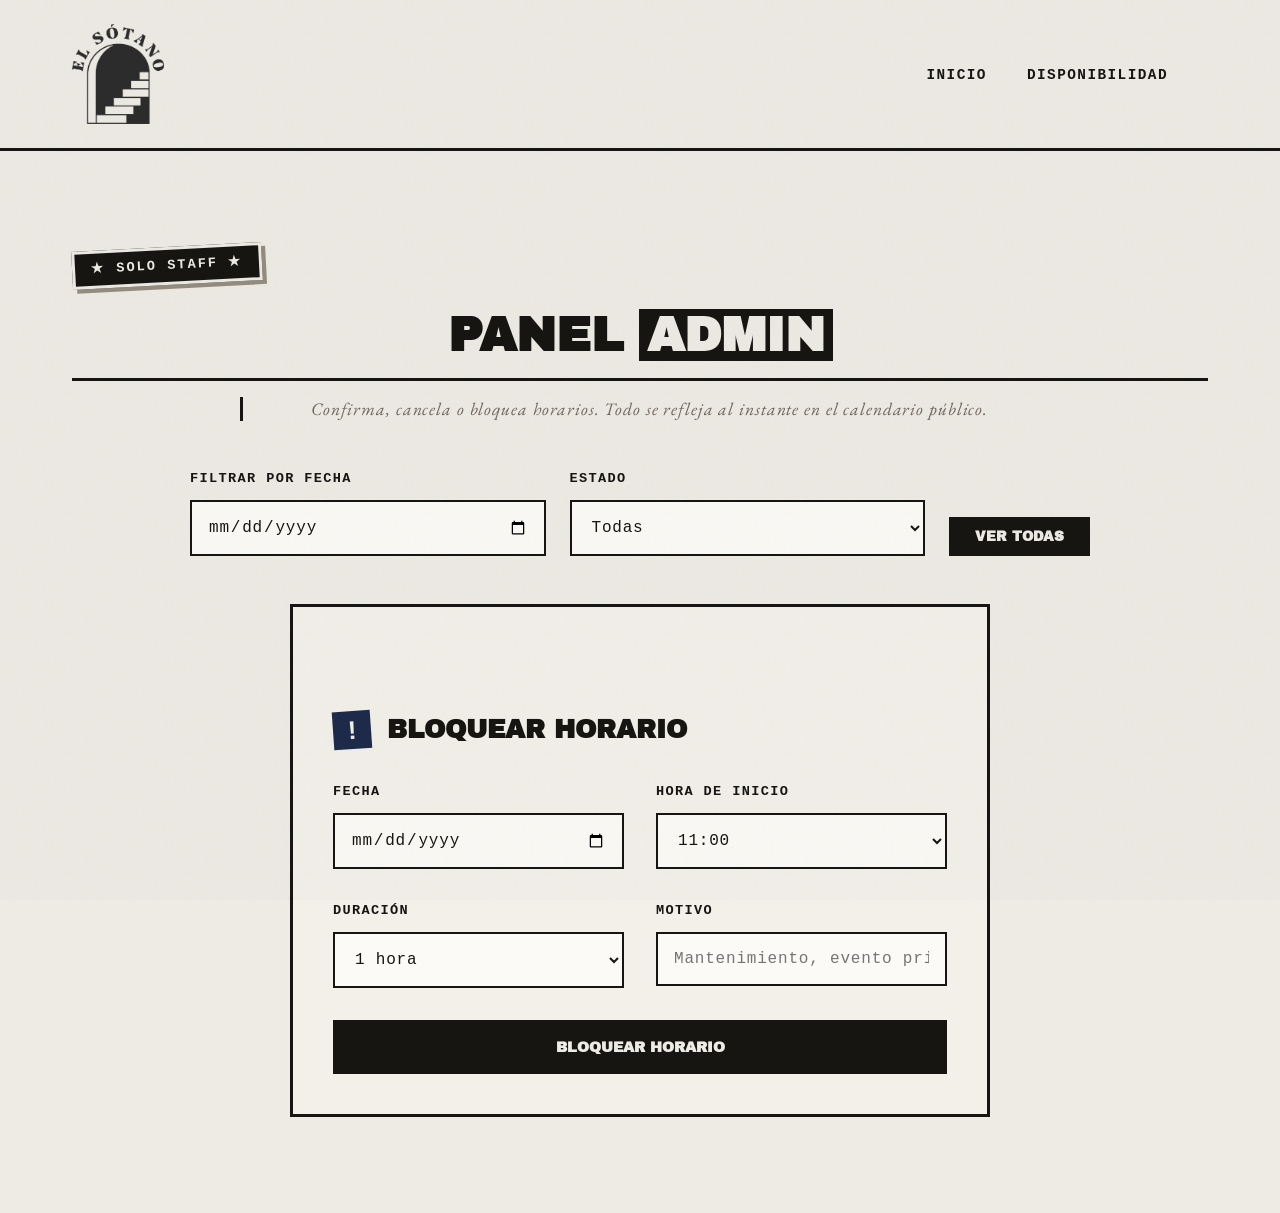
<file: elsotano/admin.html>
<!doctype html>
<html lang="es">
  <head>
    <meta charset="UTF-8" />
    <meta name="viewport" content="width=device-width, initial-scale=1.0" />
    <title>Panel Admin | El Sótano</title>
    <link rel="preconnect" href="https://fonts.googleapis.com" />
    <link rel="preconnect" href="https://fonts.gstatic.com" crossorigin />
    <link
      href="https://fonts.googleapis.com/css2?family=Archivo+Black&family=EB+Garamond:ital,wght@0,400;0,600;1,400;1,600&display=swap"
      rel="stylesheet"
    />
    <link rel="stylesheet" href="styles.css" />
  </head>
  <body>
    <header>
      <div class="container">
        <nav>
          <a href="index.html" class="logo-link">
            <img
              src="IMG/ElSotano3offblack.png"
              alt="El Sótano Logo"
              class="logo-img"
            />
          </a>
          <ul class="nav-links">
            <li><a href="index.html">Inicio</a></li>
            <li><a href="reservas.html">Disponibilidad</a></li>
            <li id="user-area"></li>
          </ul>
          <button class="mobile-menu-btn" aria-label="Abrir menú">☰</button>
        </nav>
      </div>
    </header>

    <section id="admin">
      <div class="container">
        <span class="sticker">★ SOLO STAFF ★</span>
        <h2>PANEL <span>ADMIN</span></h2>
        <p class="section-intro">
          Confirma, cancela o bloquea horarios. Todo se refleja al instante en
          el calendario público.
        </p>
        <p id="statLine" class="disp-estado"></p>

        <div class="admin-bar">
          <div class="form-group">
            <label for="filtroFecha">Filtrar por fecha</label>
            <input type="date" id="filtroFecha" />
          </div>
          <div class="form-group">
            <label for="filtroEstado">Estado</label>
            <select id="filtroEstado">
              <option value="">Todas</option>
              <option value="pendiente">Pendientes</option>
              <option value="confirmada">Confirmadas</option>
              <option value="cancelada">Canceladas</option>
              <option value="bloqueo">Bloqueos</option>
            </select>
          </div>
          <button id="btnLimpiarFiltros" class="btn btn-nav">VER TODAS</button>
        </div>

        <div id="adminMsg" class="disp-estado"></div>
        <div id="adminList" class="reservas-list"></div>

        <div class="confirm-card admin-block">
          <h3 class="step-title">
            <span class="step-num">!</span> BLOQUEAR HORARIO
          </h3>
          <div class="form-row">
            <div class="form-group">
              <label for="blqFecha">Fecha</label>
              <input type="date" id="blqFecha" />
            </div>
            <div class="form-group">
              <label for="blqHora">Hora de inicio</label>
              <select id="blqHora">
                <option value="11">11:00</option>
                <option value="12">12:00</option>
                <option value="13">13:00</option>
                <option value="14">14:00</option>
                <option value="15">15:00</option>
                <option value="16">16:00</option>
                <option value="17">17:00</option>
                <option value="18">18:00</option>
                <option value="19">19:00</option>
                <option value="20">20:00</option>
                <option value="21">21:00</option>
                <option value="22">22:00</option>
              </select>
            </div>
          </div>
          <div class="form-row">
            <div class="form-group">
              <label for="blqDur">Duración</label>
              <select id="blqDur">
                <option value="1" selected>1 hora</option>
                <option value="2">2 horas</option>
                <option value="3">3 horas</option>
                <option value="4">4 horas</option>
              </select>
            </div>
            <div class="form-group">
              <label for="blqMotivo">Motivo</label>
              <input
                type="text"
                id="blqMotivo"
                placeholder="Mantenimiento, evento privado..."
              />
            </div>
          </div>
          <button id="btnBloquear" class="btn btn-full">
            BLOQUEAR HORARIO
          </button>
        </div>
      </div>
    </section>

    <script src="auth.js?v=2"></script>
    <script src="admin.js?v=1"></script>
  </body>
</html>
</file>
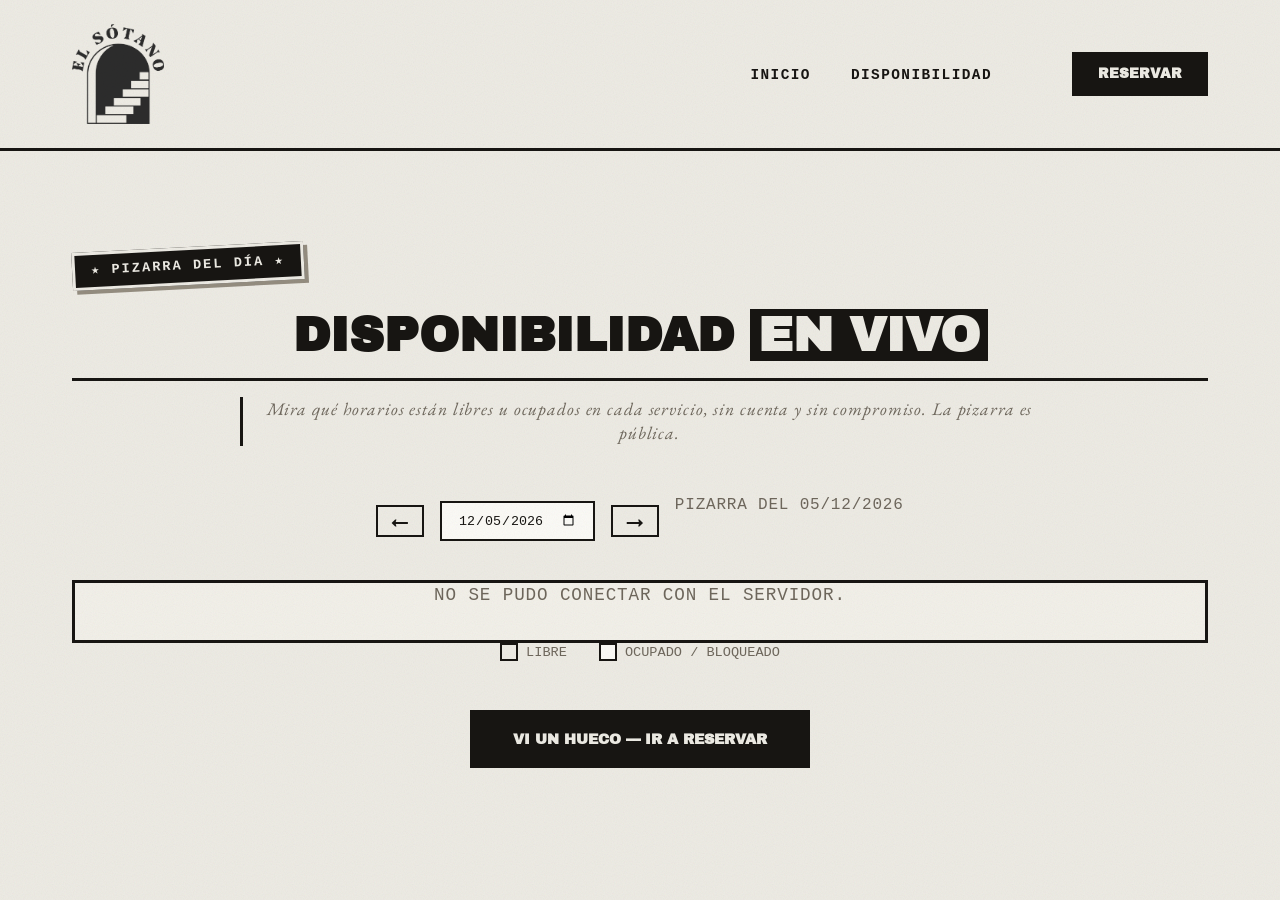
<file: elsotano/disponibilidad.html>
<!doctype html>
<html lang="es">
  <head>
    <meta charset="UTF-8" />
    <meta name="viewport" content="width=device-width, initial-scale=1.0" />
    <title>Disponibilidad | El Sótano</title>
    <link rel="preconnect" href="https://fonts.googleapis.com" />
    <link rel="preconnect" href="https://fonts.gstatic.com" crossorigin />
    <link
      href="https://fonts.googleapis.com/css2?family=Archivo+Black&family=EB+Garamond:ital,wght@0,400;0,600;1,400;1,600&display=swap"
      rel="stylesheet"
    />
    <link rel="stylesheet" href="styles.css" />
  </head>
  <body>
    <header>
      <div class="container">
        <nav>
          <a href="index.html" class="logo-link">
            <img
              src="IMG/ElSotano3offblack.png"
              alt="El Sótano Logo"
              class="logo-img"
            />
          </a>
          <ul class="nav-links">
            <li><a href="index.html">Inicio</a></li>
            <li><a href="disponibilidad.html">Disponibilidad</a></li>
            <li id="user-area"></li>
            <li><a href="reservas.html" class="btn btn-nav">Reservar</a></li>
          </ul>
          <button class="mobile-menu-btn" aria-label="Abrir menú">☰</button>
        </nav>
      </div>
    </header>

    <section id="disponibilidad">
      <div class="container">
        <span class="sticker">★ PIZARRA DEL DÍA ★</span>
        <h2>DISPONIBILIDAD <span>EN VIVO</span></h2>
        <p class="section-intro">
          Mira qué horarios están libres u ocupados en cada servicio, sin cuenta
          y sin compromiso. La pizarra es pública.
        </p>

        <div class="board-controls">
          <button id="dayPrev" class="cal-nav" aria-label="Día anterior">
            ←
          </button>
          <input type="date" id="dispFecha" />
          <button id="dayNext" class="cal-nav" aria-label="Día siguiente">
            →
          </button>
          <span id="dispFechaLarga" class="disp-estado"></span>
        </div>

        <div class="board-scroll">
          <div id="board" class="board"></div>
        </div>

        <div class="disp-leyenda">
          <span class="leyenda-item"
            ><span class="cuadro libre"></span> Libre</span
          >
          <span class="leyenda-item"
            ><span class="cuadro ocupado"></span> Ocupado / bloqueado</span
          >
        </div>

        <div class="cta-panel" style="margin-top: 3rem">
          <a href="reservas.html" class="btn">VI UN HUECO — IR A RESERVAR</a>
        </div>
      </div>
    </section>

    <script src="auth.js?v=2"></script>
    <script src="disponibilidad.js?v=1"></script>
  </body>
</html>
</file>
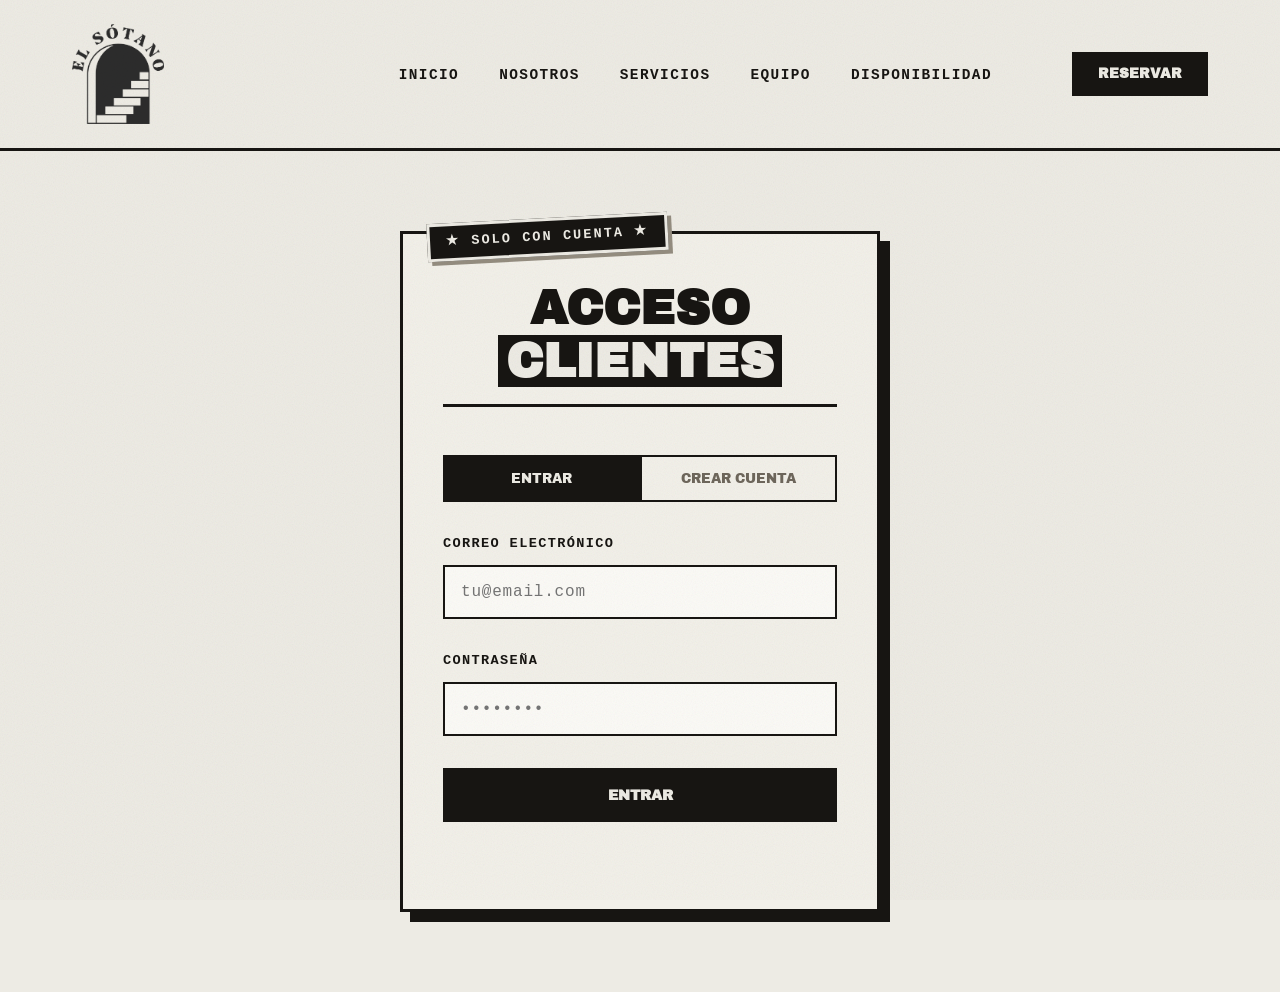
<file: elsotano/login.html>
<!doctype html>
<html lang="es">
  <head>
    <meta charset="UTF-8" />
    <meta name="viewport" content="width=device-width, initial-scale=1.0" />
    <title>Acceso | El Sótano</title>
    <link rel="preconnect" href="https://fonts.googleapis.com" />
    <link rel="preconnect" href="https://fonts.gstatic.com" crossorigin />
    <link
      href="https://fonts.googleapis.com/css2?family=Archivo+Black&family=EB+Garamond:ital,wght@0,400;0,600;1,400;1,600&display=swap"
      rel="stylesheet"
    />
    <link rel="stylesheet" href="styles.css" />
  </head>
  <body>
    <header>
      <div class="container">
        <nav>
          <a href="index.html" class="logo-link">
            <img
              src="IMG/ElSotano3offblack.png"
              alt="El Sótano Logo"
              class="logo-img"
            />
          </a>
          <ul class="nav-links">
            <li><a href="#inicio">Inicio</a></li>
            <li><a href="#nosotros">Nosotros</a></li>
            <li><a href="#servicios">Servicios</a></li>
            <li><a href="#equipo">Equipo</a></li>
            <li><a href="reservas.html">Disponibilidad</a></li>
            <li id="user-area"></li>
            <li>
              <a href="reservas.html" class="btn btn-nav">Reservar</a>
            </li>
          </ul>
        </nav>
      </div>
    </header>

    <main class="login-wrap">
      <div class="login-card">
        <span class="sticker">★ SOLO CON CUENTA ★</span>
        <h2>ACCESO <span>CLIENTES</span></h2>

        <div class="tabs">
          <button class="tab active" id="tabLogin">ENTRAR</button>
          <button class="tab" id="tabRegistro">CREAR CUENTA</button>
        </div>

        <!-- FORM ENTRAR -->
        <form id="loginForm" class="login-form" novalidate>
          <div class="form-group">
            <label for="loginEmail">Correo electrónico</label>
            <input
              type="email"
              id="loginEmail"
              required
              placeholder="tu@email.com"
            />
          </div>
          <div class="form-group">
            <label for="loginPass">Contraseña</label>
            <input
              type="password"
              id="loginPass"
              required
              placeholder="••••••••"
            />
          </div>
          <button type="submit" class="btn btn-full">ENTRAR</button>
        </form>

        <!-- FORM REGISTRO -->
        <form
          id="registroForm"
          class="login-form"
          style="display: none"
          novalidate
        >
          <div class="form-group">
            <label for="regNombre">Nombre completo</label>
            <input
              type="text"
              id="regNombre"
              required
              placeholder="Tu nombre"
            />
          </div>
          <div class="form-group">
            <label for="regEmail">Correo electrónico</label>
            <input
              type="email"
              id="regEmail"
              required
              placeholder="tu@email.com"
            />
          </div>
          <div class="form-group">
            <label for="regTel">Teléfono</label>
            <input type="tel" id="regTel" placeholder="81 1234 5678" />
          </div>
          <div class="form-group">
            <label for="regPass">Contraseña (mín. 6 caracteres)</label>
            <input
              type="password"
              id="regPass"
              required
              placeholder="••••••••"
            />
          </div>
          <button type="submit" class="btn btn-full">CREAR CUENTA</button>
        </form>

        <div id="authMsg" class="auth-msg"></div>
      </div>
    </main>

    <script src="login.js"></script>
  </body>
</html>
</file>
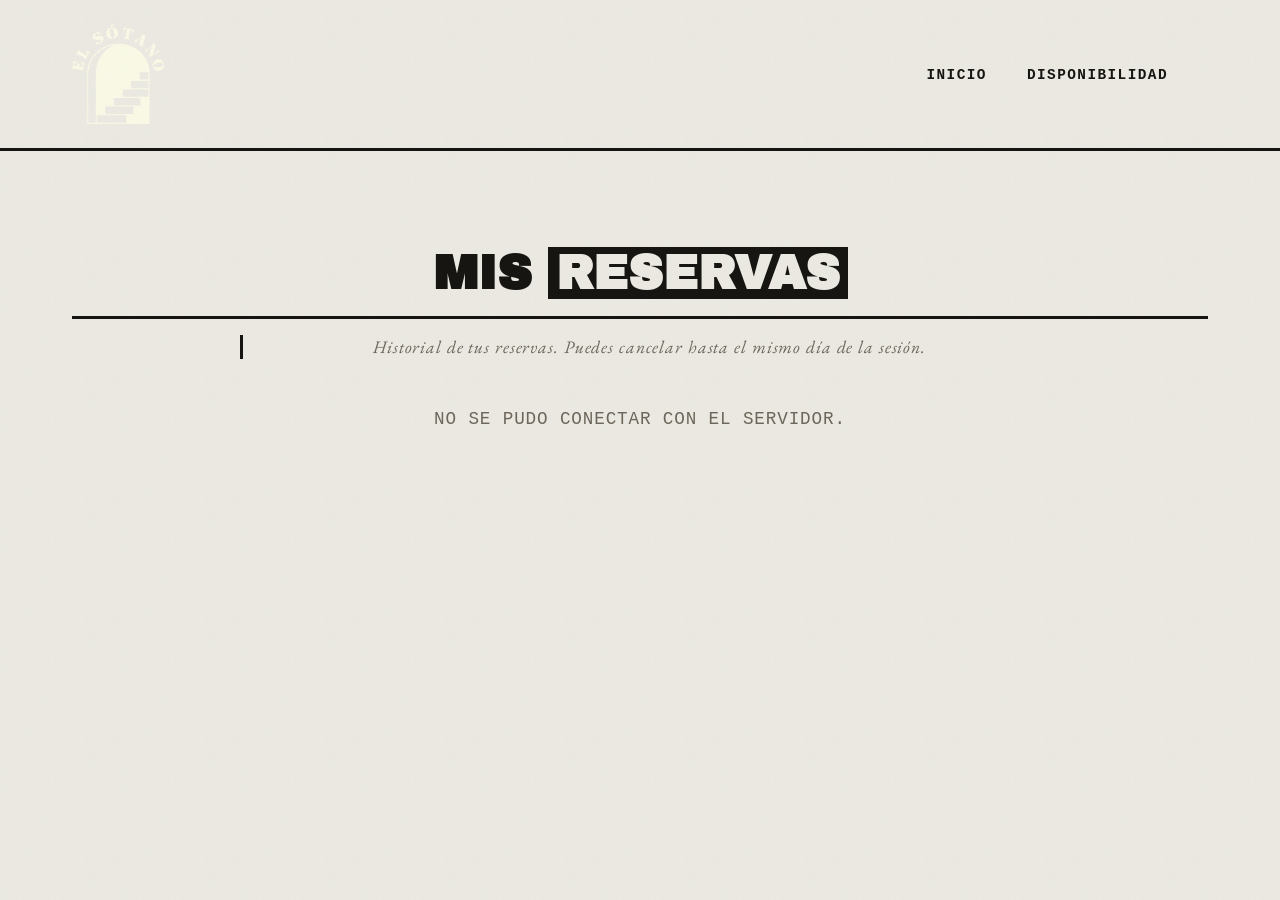
<file: elsotano/mis-reservas.html>
<!doctype html>
<html lang="es">
  <head>
    <meta charset="UTF-8" />
    <meta name="viewport" content="width=device-width, initial-scale=1.0" />
    <title>Mis Reservas | El Sótano</title>
    <link rel="preconnect" href="https://fonts.googleapis.com" />
    <link rel="preconnect" href="https://fonts.gstatic.com" crossorigin />
    <link
      href="https://fonts.googleapis.com/css2?family=Archivo+Black&family=EB+Garamond:ital,wght@0,400;0,600;1,400;1,600&display=swap"
      rel="stylesheet"
    />
    <link rel="stylesheet" href="styles.css" />
  </head>
  <body>
    <header>
      <div class="container">
        <nav>
          <a href="index.html" class="logo-link">
            <img
              src="IMG/ElSotano3logo.png"
              alt="El Sótano Logo"
              class="logo-img"
            />
          </a>
          <ul class="nav-links">
            <li><a href="index.html">Inicio</a></li>
            <li><a href="reservas.html">Disponibilidad</a></li>
            <li id="user-area"></li>
          </ul>
          <button class="mobile-menu-btn" aria-label="Abrir menú">☰</button>
        </nav>
      </div>
    </header>

    <section id="mis-reservas">
      <div class="container">
        <h2>MIS <span>RESERVAS</span></h2>
        <p class="section-intro">
          Historial de tus reservas. Puedes cancelar hasta el mismo día de la
          sesión.
        </p>
        <div id="reservasList" class="reservas-list"></div>
      </div>
    </section>

    <script src="auth.js"></script>
    <script src="mis-reservas.js"></script>
  </body>
</html>
</file>
<file: elsotano/styles.css>
/* =========================================
   VARIABLES Y RESET - ESTILO B/N ALTO CONTRASTE
   ========================================= */
:root {
  --bg-dark: #000000; /* Negro puro */
  --bg-darker: #000000; /* Negro absoluto */
  --bg-card: #0a0a0a; /* Negro casi puro */
  --bg-input: #1a1a1a; /* Gris muy oscuro */
  --text-primary: #ffffff; /* Blanco puro */
  --text-secondary: #888888; /* Gris medio */
  --accent: #ffffff; /* Blanco como acento */
  --accent-hover: #cccccc; /* Gris claro para hover */
  --error: #ff3333; /* Rojo solo para errores */
  --success: #ffffff; /* Blanco para éxito */
  --border: #333333; /* Gris oscuro para bordes */
  --border-light: #555555; /* Gris medio para bordes */
}

* {
  box-sizing: border-box;
  margin: 0;
  padding: 0;
}

html {
  scroll-behavior: smooth;
}

body {
  font-family: "Impact", "Arial Black", "Helvetica Neue", sans-serif;
  background-color: var(--bg-dark);
  color: var(--text-primary);
  line-height: 1.4;
  letter-spacing: -0.02em;
}

/* =========================================
   TIPOGRAFÍA Y UTILIDADES
   ========================================= */
h1,
h2,
h3,
h4 {
  font-weight: 900;
  letter-spacing: -0.03em;
  line-height: 1.1;
  text-transform: uppercase;
}

h2 {
  font-size: 3rem;
  margin-bottom: 1rem;
  text-align: center;
  border-bottom: 3px solid var(--text-primary);
  padding-bottom: 1rem;
  display: inline-block;
  width: 100%;
}

h2 span {
  background-color: var(--text-primary);
  color: var(--bg-dark);
  padding: 0 0.5rem;
}

p {
  color: var(--text-secondary);
  margin-bottom: 1rem;
  font-family: "Courier New", monospace;
  font-weight: 400;
  letter-spacing: 0.05em;
}

.section-intro {
  text-align: center;
  max-width: 800px;
  margin: 0 auto 3rem;
  font-size: 1rem;
  border-left: 4px solid var(--text-primary);
  padding-left: 1rem;
  font-family: "Courier New", monospace;
}

.container {
  max-width: 1200px;
  margin: 0 auto;
  padding: 0 2rem;
}

.bg-darker {
  background-color: var(--bg-darker);
  border-top: 2px solid var(--border);
  border-bottom: 2px solid var(--border);
}

/* =========================================
   BOTONES - ESTILO MINIMALISTA B/N
   ========================================= */
.btn {
  display: inline-block;
  background-color: var(--text-primary);
  color: var(--bg-dark);
  padding: 16px 40px;
  font-weight: 900;
  text-transform: uppercase;
  letter-spacing: 0.1em;
  text-decoration: none;
  border: 3px solid var(--text-primary);
  border-radius: 0;
  cursor: pointer;
  transition: all 0.2s ease;
  font-size: 0.9rem;
  text-align: center;
  font-family: "Impact", sans-serif;
}

.btn:hover {
  background-color: var(--bg-dark);
  color: var(--text-primary);
  transform: translateY(-3px);
  box-shadow: 5px 5px 0px var(--text-primary);
}

.btn-outline {
  background-color: transparent;
  color: var(--text-primary);
  border: 3px solid var(--text-primary);
}

.btn-outline:hover {
  background-color: var(--text-primary);
  color: var(--bg-dark);
}

.btn-full {
  width: 100%;
}

.btn-nav {
  padding: 10px 24px;
  font-size: 0.85rem;
  border: 2px solid var(--text-primary);
}

/* =========================================
   HEADER Y NAVEGACIÓN
   ========================================= */
header {
  position: sticky;
  top: 0;
  background-color: var(--bg-dark);
  border-bottom: 3px solid var(--text-primary);
  z-index: 1000;
  padding: 1.5rem 0;
}

nav {
  display: flex;
  justify-content: space-between;
  align-items: center;
}

/* Estilos para el logo como IMAGEN */
.logo-link {
  display: flex;
  align-items: center;
  text-decoration: none;
  filter: grayscale(100%) contrast(1.2);
}

.logo-img {
  height: 100px;
  width: auto;
  max-width: 250px;
  display: block;
  object-fit: contain;
  filter: grayscale(100%) brightness(0) invert(1);
}

.footer-logo-img {
  height: 40px;
  max-width: 150px;
  filter: grayscale(100%) brightness(0) invert(1);
}

.nav-links {
  display: flex;
  gap: 2.5rem;
  list-style: none;
  align-items: center;
}

.nav-links a:not(.btn) {
  color: var(--text-primary);
  text-decoration: none;
  font-weight: 700;
  font-size: 0.9rem;
  text-transform: uppercase;
  letter-spacing: 0.1em;
  transition: all 0.2s;
  position: relative;
  font-family: "Courier New", monospace;
}

.nav-links a:not(.btn):hover {
  color: var(--bg-dark);
  background-color: var(--text-primary);
  padding: 0.2rem 0.5rem;
}

.mobile-menu-btn {
  display: none;
  background: none;
  border: 2px solid var(--text-primary);
  color: var(--text-primary);
  font-size: 1.5rem;
  cursor: pointer;
  padding: 0.5rem;
  font-family: "Courier New", monospace;
}

/* =========================================
   HERO SECTION - ALTO CONTRASTE
   ========================================= */
.hero {
  min-height: 90vh;
  display: flex;
  align-items: center;
  justify-content: center;
  text-align: center;
  background:
    linear-gradient(rgba(0, 0, 0, 0.9), rgba(0, 0, 0, 0.95)),
    url("IMG/hero.jpg");
  background-size: cover;
  background-position: center;
  padding: 0 1.5rem;
  border-bottom: 3px solid var(--text-primary);
  filter: grayscale(100%) contrast(1.1);
}

.hero-content h1 {
  font-size: clamp(3rem, 8vw, 6rem);
  margin-bottom: 2rem;
  line-height: 0.95;
  text-shadow: 4px 4px 0px rgba(255, 255, 255, 0.1);
}

.hero-content h1 span {
  display: block;
  background-color: var(--text-primary);
  color: var(--bg-dark);
  padding: 0.5rem 1rem;
  margin-top: 1rem;
}

.hero-content p {
  font-size: 1.1rem;
  max-width: 600px;
  margin: 0 auto 3rem;
  color: var(--text-secondary);
  font-family: "Courier New", monospace;
  border-left: 3px solid var(--text-primary);
  padding-left: 1rem;
  text-align: left;
}

.hero-buttons {
  display: flex;
  gap: 1.5rem;
  justify-content: center;
  flex-wrap: wrap;
}

/* =========================================
   NOSOTROS - ESTILO GRID
   ========================================= */
#nosotros {
  padding: 6rem 0;
  background-color: var(--bg-dark);
}

.about-grid {
  display: grid;
  grid-template-columns: repeat(auto-fit, minmax(300px, 1fr));
  gap: 0;
  margin-top: 3rem;
  border: 3px solid var(--text-primary);
}

.about-card {
  background-color: var(--bg-card);
  border: 2px solid var(--border);
  padding: 3rem;
  border-radius: 0;
  transition: all 0.3s;
  position: relative;
}

.about-card:nth-child(1) {
  border-right: 2px solid var(--border);
}
.about-card:nth-child(2) {
  border-right: none;
}

.about-card:hover {
  background-color: var(--text-primary);
  color: var(--bg-dark);
  transform: none;
}

.about-card:hover h3,
.about-card:hover p {
  color: var(--bg-dark);
}

.about-card h3 {
  font-size: 1.8rem;
  margin-bottom: 1.5rem;
  color: var(--text-primary);
  border-bottom: 2px solid var(--border);
  padding-bottom: 0.5rem;
}

.about-card p {
  color: var(--text-secondary);
  font-size: 0.95rem;
  line-height: 1.6;
}

/* =========================================
   SERVICIOS - ESTILO TARJETAS B/N
   ========================================= */
#servicios {
  padding: 6rem 0;
  background-color: var(--bg-card);
  border-top: 3px solid var(--text-primary);
  border-bottom: 3px solid var(--text-primary);
}

.services-grid {
  display: grid;
  grid-template-columns: repeat(auto-fit, minmax(320px, 1fr));
  gap: 0;
  margin-top: 3rem;
  border: 3px solid var(--text-primary);
}

.service-card {
  background-color: var(--bg-dark);
  border: 2px solid var(--border);
  border-radius: 0;
  padding: 2.5rem;
  display: flex;
  flex-direction: column;
  justify-content: space-between;
  transition: all 0.3s;
  position: relative;
}

.service-card:nth-child(1) {
  border-right: 2px solid var(--border);
  border-bottom: 2px solid var(--border);
}
.service-card:nth-child(2) {
  border-right: 2px solid var(--border);
  border-bottom: 2px solid var(--border);
}
.service-card:nth-child(3) {
  border-right: 2px solid var(--border);
  border-bottom: 2px solid var(--border);
}
.service-card:nth-child(4) {
  border-bottom: none;
}

.service-card:hover {
  background-color: var(--text-primary);
  border-color: var(--text-primary);
  transform: none;
  box-shadow: 8px 8px 0px var(--bg-dark);
}

.service-card:hover h3,
.service-card:hover .price {
  color: var(--bg-dark);
}

.service-card:hover p,
.service-card:hover .service-features li {
  color: var(--bg-dark);
  border-color: var(--bg-dark);
}

.service-card h3 {
  font-size: 1.8rem;
  margin-bottom: 1rem;
  color: var(--text-primary);
}

.price {
  font-size: 2.5rem;
  font-weight: 900;
  color: var(--text-primary);
  margin: 2rem 0;
  font-family: "Impact", sans-serif;
  letter-spacing: -0.05em;
}

.price-large {
  font-size: 4rem;
  margin-bottom: 2rem;
}

.price span {
  font-size: 1rem;
  color: var(--text-secondary);
  font-weight: 400;
  font-family: "Courier New", monospace;
  display: block;
  margin-top: 0.5rem;
  letter-spacing: 0.1em;
}

.service-features {
  list-style: none;
  margin-bottom: 2rem;
}

.service-features li {
  padding: 0.75rem 0;
  border-bottom: 1px solid var(--border);
  color: var(--text-secondary);
  font-size: 0.9rem;
  font-family: "Courier New", monospace;
  text-transform: uppercase;
  letter-spacing: 0.05em;
}

.service-features li:last-child {
  border-bottom: none;
}

/* =========================================
   EQUIPO DE AUDIO - ESTILO TÉCNICO
   ========================================= */
.equipment-section {
  padding: 6rem 0;
  background-color: var(--bg-dark);
}

.equipment-grid {
  display: grid;
  grid-template-columns: 1fr 1fr;
  gap: 0;
  margin-top: 3rem;
  border: 3px solid var(--text-primary);
}

.equipment-info {
  padding: 4rem;
  background-color: var(--bg-card);
  border-right: 3px solid var(--text-primary);
  display: flex;
  flex-direction: column;
  justify-content: center;
  align-items: center;
  text-align: center;
}

.equipment-list-container {
  padding: 4rem;
  background-color: var(--bg-dark);
}

.equipment-list-container h3 {
  margin-bottom: 2rem;
  color: var(--text-primary);
  font-size: 1.5rem;
  border-bottom: 2px solid var(--border);
  padding-bottom: 1rem;
}

.equipment-list {
  list-style: none;
}

.equipment-list li {
  padding: 1.25rem 0;
  border-bottom: 1px solid var(--border);
  display: flex;
  align-items: center;
  gap: 1rem;
  color: var(--text-secondary);
  font-family: "Courier New", monospace;
  font-size: 0.95rem;
  text-transform: uppercase;
  letter-spacing: 0.05em;
}

.equipment-list li::before {
  content: "▸";
  color: var(--text-primary);
  font-weight: bold;
  font-size: 1rem;
}

.equipment-list li:last-child {
  border-bottom: none;
}

/* =========================================
   RESERVACIONES (FORMULARIO) - ESTILO MINIMALISTA
   ========================================= */
#reservaciones {
  padding: 6rem 0;
  background-color: var(--bg-card);
  border-top: 3px solid var(--text-primary);
}

.reservation-form {
  max-width: 700px;
  margin: 0 auto;
  background-color: var(--bg-dark);
  padding: 3rem;
  border: 3px solid var(--text-primary);
  border-radius: 0;
}

.form-group {
  margin-bottom: 2rem;
}

.form-group label {
  display: block;
  margin-bottom: 0.75rem;
  font-weight: 700;
  color: var(--text-primary);
  text-transform: uppercase;
  letter-spacing: 0.1em;
  font-size: 0.85rem;
  font-family: "Courier New", monospace;
}

.form-group input,
.form-group select,
.form-group textarea {
  width: 100%;
  padding: 16px;
  background-color: var(--bg-input);
  border: 2px solid var(--border);
  border-radius: 0;
  color: var(--text-primary);
  font-family: "Courier New", monospace;
  font-size: 1rem;
  transition: all 0.2s;
  letter-spacing: 0.05em;
}

.form-group input:focus,
.form-group select:focus,
.form-group textarea:focus {
  outline: none;
  border-color: var(--text-primary);
  background-color: var(--bg-dark);
  box-shadow: 4px 4px 0px var(--text-primary);
}

.form-group input:user-invalid,
.form-group select:user-invalid {
  border-color: var(--error);
}

.form-group input:user-valid,
.form-group select:user-valid {
  border-color: var(--text-primary);
}

.form-hint {
  display: block;
  margin-top: 0.5rem;
  color: var(--text-secondary);
  font-size: 0.8rem;
  font-family: "Courier New", monospace;
  text-transform: uppercase;
}

.error-message {
  display: block;
  color: var(--error);
  font-size: 0.85rem;
  margin-top: 0.5rem;
  min-height: 1.2em;
  font-family: "Courier New", monospace;
  text-transform: uppercase;
}

.success-message {
  background-color: var(--text-primary);
  color: var(--bg-dark);
  padding: 1.5rem;
  border: 3px solid var(--text-primary);
  border-radius: 0;
  text-align: center;
  margin-top: 1.5rem;
  font-weight: 700;
  text-transform: uppercase;
  letter-spacing: 0.1em;
  font-family: "Courier New", monospace;
}

.form-row {
  display: grid;
  grid-template-columns: 1fr 1fr;
  gap: 2rem;
}

/* =========================================
   FOOTER - ESTILO MINIMALISTA
   ========================================= */
footer {
  background-color: var(--bg-darker);
  border-top: 3px solid var(--text-primary);
  padding: 4rem 0 2rem;
}

.footer-grid {
  display: grid;
  grid-template-columns: repeat(auto-fit, minmax(250px, 1fr));
  gap: 3rem;
  margin-bottom: 3rem;
  border-bottom: 2px solid var(--border);
  padding-bottom: 3rem;
}

.footer-col h4 {
  color: var(--text-primary);
  font-size: 1.2rem;
  margin-bottom: 1.5rem;
  text-transform: uppercase;
  letter-spacing: 0.1em;
  border-bottom: 2px solid var(--border);
  padding-bottom: 0.5rem;
  display: inline-block;
}

.footer-col p,
.footer-col a {
  color: var(--text-secondary);
  text-decoration: none;
  display: block;
  margin-bottom: 0.75rem;
  transition: all 0.2s;
  font-family: "Courier New", monospace;
  font-size: 0.9rem;
  text-transform: uppercase;
  letter-spacing: 0.05em;
}

.footer-col a:hover {
  color: var(--text-primary);
  background-color: var(--text-primary);
  color: var(--bg-dark);
  padding-left: 0.5rem;
}

.highlight-text {
  color: var(--text-primary) !important;
  font-weight: 700;
  border: 2px solid var(--text-primary);
  display: inline-block;
  padding: 0.25rem 0.5rem;
  margin-top: 0.5rem;
}

.copyright {
  text-align: center;
  padding-top: 2rem;
  color: var(--text-secondary);
  font-size: 0.85rem;
  font-family: "Courier New", monospace;
  text-transform: uppercase;
  letter-spacing: 0.1em;
}

/* =========================================
   RESPONSIVE BASE
   ========================================= */
@media (max-width: 768px) {
  .nav-links {
    display: none;
    position: absolute;
    top: 100%;
    left: 0;
    width: 100%;
    background-color: var(--bg-dark);
    flex-direction: column;
    padding: 2rem;
    border-bottom: 3px solid var(--text-primary);
    gap: 1rem;
  }

  .nav-links.active {
    display: flex;
  }

  .mobile-menu-btn {
    display: block;
  }

  h2 {
    font-size: 2rem;
  }

  .equipment-grid {
    grid-template-columns: 1fr;
  }

  .equipment-info {
    border-right: none;
    border-bottom: 3px solid var(--text-primary);
  }

  .form-row {
    grid-template-columns: 1fr;
  }

  .reservation-form {
    padding: 2rem;
  }

  .hero-buttons {
    flex-direction: column;
    width: 100%;
  }

  .hero-buttons .btn {
    width: 100%;
  }

  .about-grid,
  .services-grid {
    border: none;
  }

  .about-card,
  .service-card {
    border: 3px solid var(--text-primary) !important;
    margin-bottom: 0;
  }
}

/* =========================================
   IMÁGENES DE SECCIÓN (estilo referencia)
   ========================================= */

/* Banner fotográfico a todo lo ancho */
.photo-banner {
  overflow: hidden;
  line-height: 0;
}

.photo-banner img {
  width: 100%;
  height: 50vh;
  min-height: 320px;
  object-fit: cover;
  object-position: center;
  display: block;
  filter: grayscale(100%) contrast(1.15);
  transition: transform 0.6s ease;
}

.photo-banner:hover img {
  transform: scale(1.04);
}

/* Foto enmarcada con etiqueta (Nosotros) */
.section-photo {
  position: relative;
  margin: 0 0 3rem;
  border: 3px solid var(--text-primary);
  overflow: hidden;
}

.section-photo img {
  width: 100%;
  height: 420px;
  object-fit: cover;
  display: block;
  filter: grayscale(100%) contrast(1.1);
}

.section-photo figcaption {
  position: absolute;
  bottom: 0;
  left: 0;
  background-color: var(--text-primary);
  color: var(--bg-dark);
  font-family: "Courier New", monospace;
  font-weight: 700;
  font-size: 0.8rem;
  letter-spacing: 0.1em;
  text-transform: uppercase;
  padding: 0.5rem 1rem;
}

/* Imagen al inicio de cada tarjeta de servicio */
.service-card {
  padding: 0;
}

.card-img {
  overflow: hidden;
  border-bottom: 2px solid var(--border);
}

.card-img img {
  width: 100%;
  height: 220px;
  object-fit: cover;
  display: block;
  filter: grayscale(100%) contrast(1.1);
  transition:
    transform 0.4s ease,
    filter 0.4s ease;
}

/* Al pasar el mouse, la tarjeta se invierte y la foto "revienta" a color */
.service-card:hover .card-img img {
  transform: scale(1.06);
  filter: grayscale(0%);
}
.service-card:hover .card-img {
  border-color: var(--bg-dark);
}

.card-content {
  padding: 2.5rem 2.5rem 0;
}
.card-footer {
  padding: 0 2.5rem 2.5rem;
}

/* Imagen del panel de equipo */
.equipment-img {
  width: 100%;
  height: 240px;
  object-fit: cover;
  display: block;
  border: 2px solid var(--border);
  margin-bottom: 2rem;
  filter: grayscale(100%) contrast(1.1);
}

/* Fondo sutil para Reservaciones (opcional: borra este bloque si no lo usas) */
#reservaciones {
  background:
    linear-gradient(rgba(0, 0, 0, 0.93), rgba(0, 0, 0, 0.97)),
    url("IMG/reservaciones.jpg") center / cover no-repeat fixed;
}

/* Aparición al hacer scroll (lo activa el JS) */
.reveal-init {
  opacity: 0;
  transform: translateY(25px);
  transition:
    opacity 0.7s ease,
    transform 0.7s ease;
}
.reveal-init.img-visible {
  opacity: 1;
  transform: translateY(0);
}

@media (prefers-reduced-motion: reduce) {
  .reveal-init {
    transition: none;
    opacity: 1;
    transform: none;
  }
}

/* Responsive de imágenes */
@media (max-width: 768px) {
  .photo-banner img {
    height: 35vh;
    min-height: 220px;
  }
  .section-photo img {
    height: 280px;
  }
  .card-img img {
    height: 180px;
  }
  .equipment-img {
    height: 200px;
  }
  #reservaciones {
    background-attachment: scroll;
  } /* evita bug en iOS */
}

/* =========================================
   PÁGINA DE DISPONIBILIDAD
   ========================================= */
#disponibilidad {
  padding: 6rem 0;
  background-color: var(--bg-dark);
}

.disp-controls {
  max-width: 700px;
  margin: 0 auto 2rem;
}

.disp-estado {
  text-align: center;
  font-family: "Courier New", monospace;
  color: var(--text-secondary);
  margin-bottom: 2rem;
  text-transform: uppercase;
  letter-spacing: 0.05em;
}

.slots-grid {
  display: grid;
  grid-template-columns: repeat(auto-fill, minmax(110px, 1fr));
  gap: 1rem;
  max-width: 900px;
  margin: 0 auto 2rem;
}

.slot {
  padding: 1rem;
  font-family: "Impact", sans-serif;
  font-size: 1.1rem;
  text-align: center;
  border: 3px solid var(--text-primary);
  background-color: var(--bg-dark);
  color: var(--text-primary);
  cursor: pointer;
  transition: all 0.2s ease;
  text-transform: uppercase;
}

.slot.libre:hover {
  background-color: var(--text-primary);
  color: var(--bg-dark);
  transform: translateY(-3px);
  box-shadow: 4px 4px 0px var(--text-primary);
}

.slot.ocupado {
  background-color: var(--bg-input);
  color: var(--text-secondary);
  border-color: var(--border);
  cursor: not-allowed;
  text-decoration: line-through;
}

.disp-leyenda {
  display: flex;
  justify-content: center;
  gap: 2rem;
  font-family: "Courier New", monospace;
  color: var(--text-secondary);
  text-transform: uppercase;
  font-size: 0.85rem;
}

.leyenda-item {
  display: flex;
  align-items: center;
  gap: 0.5rem;
}

.cuadro {
  width: 18px;
  height: 18px;
  display: inline-block;
  border: 2px solid var(--text-primary);
}
.cuadro.libre {
  background-color: var(--bg-dark);
}
.cuadro.ocupado {
  background-color: var(--bg-input);
  border-color: var(--border);
}

/* =========================================
   IDENTIDAD ZINE / PUNK (referencia: feed de El Sótano)
   ========================================= */

/* Grano de película sobre todo el sitio */
body::after {
  content: "";
  position: fixed;
  inset: 0;
  background-image: url("data:image/svg+xml,%3Csvg xmlns='http://www.w3.org/2000/svg' width='120' height='120'%3E%3Cfilter id='n'%3E%3CfeTurbulence type='fractalNoise' baseFrequency='0.9' numOctaves='2'/%3E%3C/filter%3E%3Crect width='120' height='120' filter='url(%23n)' opacity='0.55'/%3E%3C/svg%3E");
  opacity: 0.07;
  pointer-events: none;
  z-index: 9999;
}

/* Títulos ligeramente "pegados a mano" */
h2 {
  transform: rotate(-0.6deg);
  text-shadow: 3px 3px 0 rgba(255, 255, 255, 0.12);
}

/* Sticker / estampita */
.sticker {
  display: inline-block;
  background: var(--text-primary);
  color: var(--bg-dark);
  font-family: "Courier New", monospace;
  font-weight: 700;
  font-size: 0.85rem;
  letter-spacing: 0.15em;
  padding: 0.4rem 1rem;
  border: 3px solid var(--bg-dark);
  box-shadow: 4px 4px 0 var(--text-primary);
  transform: rotate(-3deg);
  margin-bottom: 1.5rem;
}

/* Cinta adhesiva sobre las fotos */
.section-photo::before {
  content: "";
  position: absolute;
  top: -12px;
  left: 50%;
  transform: translateX(-50%) rotate(-2deg);
  width: 150px;
  height: 26px;
  background: rgba(255, 255, 255, 0.75);
  z-index: 2;
}

/* Línea de tijera ✂ */
.cut-line {
  border-top: 3px dashed var(--border-light);
  position: relative;
}
.cut-line::before {
  content: "✂";
  position: absolute;
  top: -0.9em;
  left: 50%;
  transform: translateX(-50%);
  background: var(--bg-dark);
  padding: 0 0.5rem;
  color: var(--text-secondary);
}

/* Galería tipo feed con posters */
.insta-grid {
  display: grid;
  grid-template-columns: repeat(3, 1fr);
  gap: 6px;
  padding: 0 6px 6px;
}
.tile {
  width: 100%;
  aspect-ratio: 1 / 1;
  object-fit: cover;
  display: block;
  filter: grayscale(100%) contrast(1.15);
  transition:
    filter 0.3s ease,
    transform 0.3s ease;
}
.tile:hover {
  filter: grayscale(0%);
  transform: scale(1.02);
}
.insta-grid .tile:nth-child(odd) {
  transform: rotate(0.4deg);
}
.tile-poster {
  background: var(--bg-card);
  display: flex;
  align-items: center;
  justify-content: center;
  text-align: center;
  padding: 1.5rem;
}
.tile-poster span {
  font-family: "Impact", sans-serif;
  font-size: clamp(1.2rem, 2.5vw, 2rem);
  text-transform: uppercase;
  line-height: 1.1;
  color: var(--text-primary);
  transform: rotate(-2deg);
}
.tile-poster.invert {
  background: var(--text-primary);
}
.tile-poster.invert span {
  color: var(--bg-dark);
}

/* Panel CTA de reservaciones */
.cta-panel {
  text-align: center;
}

/* Área de usuario en el nav */
#user-area {
  display: flex;
  align-items: center;
  gap: 0.8rem;
  list-style: none;
}
.user-name {
  font-family: "Courier New", monospace;
  font-size: 0.85rem;
  text-transform: uppercase;
  border: 2px dashed var(--border-light);
  padding: 0.3rem 0.7rem;
}
.user-link {
  color: var(--text-primary);
  font-family: "Courier New", monospace;
  font-size: 0.85rem;
  text-transform: uppercase;
  text-decoration: underline;
}

/* =========================================
   FLUJO DE RESERVA (estilo La Bestia)
   ========================================= */
#booking {
  padding: 6rem 0;
}
.step-title {
  display: flex;
  align-items: center;
  gap: 1rem;
  font-size: 1.6rem;
  margin: 4rem 0 2rem;
}
.step-num {
  display: inline-flex;
  align-items: center;
  justify-content: center;
  width: 2.4rem;
  height: 2.4rem;
  background: var(--text-primary);
  color: var(--bg-dark);
  font-family: "Impact", sans-serif;
  transform: rotate(-4deg);
}
.bservice-card.selected {
  outline: 4px solid var(--text-primary);
  box-shadow: 10px 10px 0 var(--text-primary);
}
.booking-step[hidden] {
  display: none;
}

.booking-calendar-wrap {
  display: grid;
  grid-template-columns: 1fr 1fr;
  gap: 2rem;
  border: 3px solid var(--text-primary);
  padding: 2rem;
  background: var(--bg-card);
}
.calendar {
  border: 2px solid var(--border);
  padding: 1.5rem;
  background: var(--bg-dark);
}
.cal-header {
  display: flex;
  justify-content: space-between;
  align-items: center;
  margin-bottom: 1rem;
}
.cal-title {
  font-family: "Impact", sans-serif;
  font-size: 1.4rem;
  letter-spacing: 0.05em;
}
.cal-nav {
  background: none;
  border: 2px solid var(--text-primary);
  color: var(--text-primary);
  font-size: 1.1rem;
  cursor: pointer;
  padding: 0.3rem 0.8rem;
  transition: all 0.2s;
}
.cal-nav:hover {
  background: var(--text-primary);
  color: var(--bg-dark);
}
.cal-week,
.cal-grid {
  display: grid;
  grid-template-columns: repeat(7, 1fr);
  gap: 4px;
}
.cal-week {
  margin-bottom: 4px;
}
.cal-week span {
  text-align: center;
  font-family: "Courier New", monospace;
  color: var(--text-secondary);
  font-size: 0.8rem;
}
.cal-day {
  padding: 0.6rem 0;
  background: transparent;
  border: 2px solid var(--border);
  color: var(--text-primary);
  font-family: "Courier New", monospace;
  cursor: pointer;
  transition: all 0.15s;
}
.cal-day:hover:not(:disabled) {
  background: var(--text-primary);
  color: var(--bg-dark);
}
.cal-day:disabled {
  opacity: 0.2;
  cursor: not-allowed;
}
.cal-day.selected {
  background: var(--text-primary);
  color: var(--bg-dark);
  border-color: var(--text-primary);
}

.slot.elegido {
  background: var(--text-primary);
  color: var(--bg-dark);
  box-shadow: 4px 4px 0 var(--border-light);
}

.confirm-card {
  max-width: 700px;
  margin: 0 auto;
  border: 3px solid var(--text-primary);
  background: var(--bg-card);
  padding: 2.5rem;
}
.summary-row {
  display: flex;
  justify-content: space-between;
  gap: 1rem;
  padding: 0.8rem 0;
  border-bottom: 2px dashed var(--border);
  font-family: "Courier New", monospace;
  font-size: 0.95rem;
  text-transform: uppercase;
}
.summary-row span {
  color: var(--text-secondary);
}
.summary-row strong {
  text-align: right;
}

/* =========================================
   LOGIN / REGISTRO
   ========================================= */
.login-wrap {
  min-height: 85vh;
  display: grid;
  place-items: center;
  padding: 5rem 1rem;
}
.login-card {
  position: relative;
  width: 100%;
  max-width: 480px;
  border: 3px solid var(--text-primary);
  background: var(--bg-card);
  padding: 3rem 2.5rem;
  box-shadow: 10px 10px 0 var(--border);
}
.login-card .sticker {
  position: absolute;
  top: -16px;
  left: 24px;
}
.tabs {
  display: flex;
  margin: 2rem 0;
}
.tab {
  flex: 1;
  padding: 0.9rem;
  background: transparent;
  border: 2px solid var(--border);
  color: var(--text-secondary);
  font-family: "Impact", sans-serif;
  letter-spacing: 0.1em;
  cursor: pointer;
}
.tab.active {
  background: var(--text-primary);
  color: var(--bg-dark);
  border-color: var(--text-primary);
}
.auth-msg {
  min-height: 1.4em;
  margin-top: 1.2rem;
  font-family: "Courier New", monospace;
  text-transform: uppercase;
  font-size: 0.85rem;
}

/* =========================================
   MIS RESERVAS
   ========================================= */
#mis-reservas {
  padding: 6rem 0;
}
.reservas-list {
  max-width: 900px;
  margin: 0 auto;
}
.reserva-row {
  display: flex;
  justify-content: space-between;
  align-items: center;
  gap: 1.5rem;
  border: 3px solid var(--text-primary);
  background: var(--bg-card);
  padding: 1.5rem 2rem;
  margin-bottom: 1rem;
}
.reserva-info {
  display: flex;
  flex-direction: column;
  gap: 0.3rem;
}
.reserva-info strong {
  font-size: 1.2rem;
  text-transform: uppercase;
}
.reserva-info span {
  font-family: "Courier New", monospace;
  color: var(--text-secondary);
  text-transform: uppercase;
  font-size: 0.85rem;
}
.reserva-actions {
  display: flex;
  align-items: center;
  gap: 1rem;
}
.badge {
  font-family: "Courier New", monospace;
  text-transform: uppercase;
  font-size: 0.8rem;
  padding: 0.3rem 0.8rem;
  border: 2px solid var(--text-primary);
}
.badge.confirmada {
  background: var(--text-primary);
  color: var(--bg-dark);
}
.badge.cancelada {
  color: var(--error);
  border-color: var(--error);
  text-decoration: line-through;
}
.btn-cancelar {
  background: transparent;
  color: var(--error);
  border-color: var(--error);
}
.btn-cancelar:hover {
  background: var(--error);
  color: var(--text-primary);
  box-shadow: 4px 4px 0 var(--border-light);
}

/* Responsive de lo nuevo */
@media (max-width: 768px) {
  .insta-grid {
    grid-template-columns: repeat(2, 1fr);
  }
  .booking-calendar-wrap {
    grid-template-columns: 1fr;
  }
  .reserva-row {
    flex-direction: column;
    align-items: flex-start;
  }
  #user-area {
    gap: 0.4rem;
  }
}

/* =========================================
   TEMA PAPEL & TINTA — estilo risograph de El Sótano
   (papel hueso + tinta negra + acento azul marino)
   ========================================= */
:root {
  --bg-dark: #edebe4; /* papel */
  --bg-darker: #e5e2d9; /* papel un poco más oscuro */
  --bg-card: #f2f0e9; /* papel claro para tarjetas */
  --bg-input: #fbfaf6; /* papel casi blanco para inputs */
  --text-primary: #171512; /* tinta negra */
  --text-secondary: #6e675c; /* gris cálido */
  --accent: #171512;
  --accent-hover: #000000;
  --error: #a3251c; /* rojo tinta para errores */
  --success: #171512;
  --border: #171512; /* bordes de tinta */
  --border-light: #948d80;
  --ink-blue: #1e2a4a; /* azul marino (poster de equipo) */
}

/* Tipografía: grotesca pesada + serifa itálica de revista */
body {
  font-family: "EB Garamond", Georgia, serif;
  letter-spacing: 0;
}
h1,
h2,
h3,
h4,
.btn,
.price,
.slot,
.cal-title,
.cal-nav,
.tab {
  font-family: "Archivo Black", Impact, sans-serif;
  letter-spacing: 0;
}
h2 {
  transform: none;
  text-shadow: none;
}

p,
.section-intro {
  font-family: "EB Garamond", Georgia, serif;
  font-size: 1.1rem;
}
.section-intro {
  font-style: italic;
  border-left: 3px solid var(--text-primary);
}

/* El logo ya no se invierte a blanco: ahora es tinta sobre papel */
.logo-link,
.logo-img,
.footer-logo-img {
  filter: none;
}

/* Grano de papel (más notorio, como fotocopia) */
body::after {
  opacity: 0.16;
  mix-blend-mode: multiply;
}

/* HERO: foto "impresa" bajo velo de papel */
.hero {
  filter: none;
  background:
    linear-gradient(rgba(237, 235, 228, 0.9), rgba(237, 235, 228, 0.96)),
    url("IMG/hero.jpg") center / cover no-repeat;
}
.hero-content h1 {
  text-shadow: none;
}
.hero-content p {
  font-style: italic;
  color: var(--text-secondary);
}

/* Fotos con look de tinta impresa (dither aproximado) */
.card-img img,
.section-photo img,
.photo-banner img,
.equipment-img,
.tile {
  filter: grayscale(1) contrast(0.9) brightness(1.3);
  mix-blend-mode: multiply;
  transition: filter 0.4s ease;
}
/* La foto "toma color" cuando el mouse pasa encima */
.service-card:hover .card-img img,
.section-photo:hover img,
.photo-banner:hover img,
.equipment-img:hover,
.tile:hover {
  filter: grayscale(0) contrast(1) brightness(1);
  mix-blend-mode: normal;
}
/* Cinta adhesiva color masking tape sobre papel */
.section-photo::before {
  background: rgba(196, 190, 178, 0.9);
}

/* Acento azul marino (como el poster "¿Qué equipo incluye?") */
#equipo h2 span,
.step-num {
  background-color: var(--ink-blue);
  color: #f2f0e9;
}
.equipment-list li::before {
  color: var(--ink-blue);
}
.equipment-info .price {
  color: var(--ink-blue);
}

/* Reservaciones: velo de papel sobre la foto */
#reservaciones {
  background:
    linear-gradient(rgba(237, 235, 228, 0.93), rgba(237, 235, 228, 0.97)),
    url("IMG/reservaciones.jpg") center / cover no-repeat;
}

/* Slots ocupados más apagados sobre papel */
.slot.ocupado {
  background-color: var(--bg-darker);
  color: var(--border-light);
  border-color: var(--border-light);
  opacity: 0.6;
}

/* Posters de la galería: tinta sobre papel (ya no fondo negro) */
.tile-poster {
  background: var(--bg-card);
}
.tile-poster span {
  color: var(--text-primary);
  font-family: "Archivo Black", Impact, sans-serif;
}
.tile-poster.invert {
  background: var(--ink-blue);
}
.tile-poster.invert span {
  color: #f2f0e9;
}

/* Sticker con sombra de tinta */
.sticker {
  box-shadow: 4px 4px 0 var(--border-light);
}

/* Inputs: papel claro con borde de tinta */
.form-group input,
.form-group select,
.form-group textarea {
  color: var(--text-primary);
}
.form-group input:focus,
.form-group select:focus,
.form-group textarea:focus {
  background-color: var(--bg-input);
}

/* Mensaje de éxito como sello de tinta */
.success-message {
  background-color: var(--text-primary);
  color: var(--bg-dark);
}

/* Scrollbar / selección con el tema (detalle fino) */
::selection {
  background: var(--ink-blue);
  color: #f2f0e9;
}

/* =========================================
   PANEL ADMIN
   ========================================= */
#admin {
  padding: 6rem 0;
}
.admin-bar {
  display: flex;
  gap: 1.5rem;
  align-items: flex-end;
  flex-wrap: wrap;
  max-width: 900px;
  margin: 0 auto 2.5rem;
}
.admin-bar .form-group {
  margin-bottom: 0;
  flex: 1;
  min-width: 200px;
}
.admin-row {
  align-items: flex-start;
}
.admin-block {
  margin-top: 3rem;
}
@media (max-width: 768px) {
  .admin-bar {
    flex-direction: column;
    align-items: stretch;
  }
}

/* =========================================
   PIZARRA DE DISPONIBILIDAD
   ========================================= */
.board-controls {
  display: flex;
  gap: 1rem;
  align-items: center;
  justify-content: center;
  flex-wrap: wrap;
  margin-bottom: 2rem;
}
.board-controls input {
  padding: 0.6rem 1rem;
  background: var(--bg-input);
  border: 2px solid var(--border);
  color: var(--text-primary);
  font-family: "Courier New", monospace;
}
.board-scroll {
  overflow-x: auto;
}
.board {
  min-width: 640px;
  border: 3px solid var(--text-primary);
  background: var(--bg-card);
}
.board-head,
.board-row {
  display: grid;
  grid-template-columns: 90px repeat(5, 1fr);
}
.board-head {
  background: var(--text-primary);
}
.board-cell {
  padding: 0.7rem 0.5rem;
  text-align: center;
  border: 1px solid var(--border);
  font-family: "Courier New", monospace;
  font-size: 0.85rem;
}
.board-cell.head {
  color: var(--bg-dark);
  font-family: "Archivo Black", Impact, sans-serif;
  border-color: var(--bg-dark);
}
.board-cell.hora {
  color: var(--text-secondary);
  background: var(--bg-darker);
}
.board-cell.libre {
  background: var(--bg-input);
}
.board-cell.ocupado {
  background:
    repeating-linear-gradient(
      45deg,
      transparent 0 6px,
      rgba(23, 21, 18, 0.35) 6px 12px
    ),
    var(--bg-darker);
}
</file>
